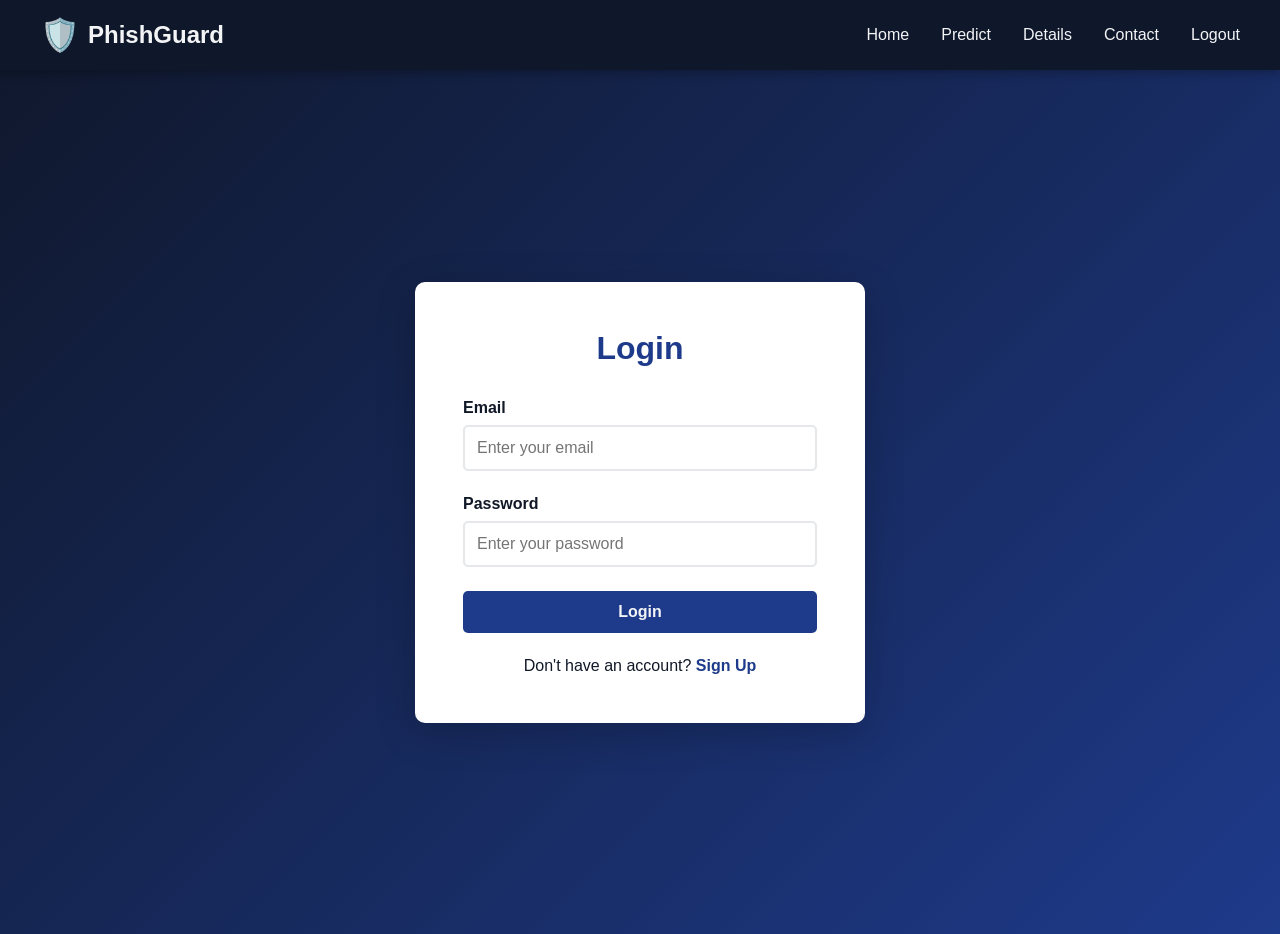
<file: templates/index.html>
<!DOCTYPE html>
<html lang="en">
<head>
    <meta charset="UTF-8">
    <meta name="viewport" content="width=device-width, initial-scale=1.0">
    <title>PhishGuard - Email Security Detection</title>
    <style>
        * {
            margin: 0;
            padding: 0;
            box-sizing: border-box;
        }

        :root {
            --primary-color: #1e3a8a;
            --secondary-color: #0f172a;
            --accent-color: #ef4444;
            --success-color: #10b981;
            --warning-color: #f59e0b;
            --text-light: #f3f4f6;
            --text-dark: #111827;
            --border-color: #e5e7eb;
        }

        body {
            font-family: 'Segoe UI', Tahoma, Geneva, Verdana, sans-serif;
            background: linear-gradient(135deg, var(--secondary-color) 0%, var(--primary-color) 100%);
            color: var(--text-dark);
            min-height: 100vh;
        }

        /* Navigation */
        nav {
            background-color: var(--secondary-color);
            padding: 1rem 2rem;
            box-shadow: 0 2px 10px rgba(0, 0, 0, 0.3);
            position: sticky;
            top: 0;
            z-index: 100;
        }

        .nav-container {
            max-width: 1200px;
            margin: 0 auto;
            display: flex;
            justify-content: space-between;
            align-items: center;
        }

        .logo {
            display: flex;
            align-items: center;
            gap: 0.5rem;
            font-size: 1.5rem;
            font-weight: bold;
            color: var(--text-light);
            cursor: pointer;
        }

        .logo-icon {
            font-size: 2rem;
        }

        .nav-links {
            display: flex;
            gap: 2rem;
            list-style: none;
        }

        .nav-links a {
            color: var(--text-light);
            text-decoration: none;
            font-weight: 500;
            cursor: pointer;
            transition: color 0.3s;
            border-bottom: 2px solid transparent;
            padding-bottom: 0.5rem;
        }

        .nav-links a:hover,
        .nav-links a.active {
            color: var(--accent-color);
            border-bottom-color: var(--accent-color);
        }

        /* Main Container */
        .container {
            max-width: 1200px;
            margin: 0 auto;
            padding: 2rem;
        }

        .page {
            display: none;
            animation: fadeIn 0.5s ease-in;
        }

        .page.active {
            display: block;
        }

        @keyframes fadeIn {
            from {
                opacity: 0;
                transform: translateY(10px);
            }
            to {
                opacity: 1;
                transform: translateY(0);
            }
        }

        /* Auth Pages (Login/Signup) */
        .auth-container {
            display: flex;
            justify-content: center;
            align-items: center;
            min-height: calc(100vh - 100px);
        }

        .auth-card {
            background: white;
            border-radius: 10px;
            box-shadow: 0 10px 40px rgba(0, 0, 0, 0.2);
            padding: 3rem;
            width: 100%;
            max-width: 450px;
        }

        .auth-card h2 {
            color: var(--primary-color);
            margin-bottom: 2rem;
            text-align: center;
            font-size: 2rem;
        }

        .form-group {
            margin-bottom: 1.5rem;
        }

        .form-group label {
            display: block;
            margin-bottom: 0.5rem;
            color: var(--text-dark);
            font-weight: 600;
        }

        .form-group input {
            width: 100%;
            padding: 0.75rem;
            border: 2px solid var(--border-color);
            border-radius: 5px;
            font-size: 1rem;
            transition: border-color 0.3s;
        }

        .form-group input:focus {
            outline: none;
            border-color: var(--primary-color);
            box-shadow: 0 0 0 3px rgba(30, 58, 138, 0.1);
        }

        .btn {
            width: 100%;
            padding: 0.75rem;
            border: none;
            border-radius: 5px;
            font-size: 1rem;
            font-weight: 600;
            cursor: pointer;
            transition: all 0.3s;
            text-decoration: none;
            display: inline-block;
            text-align: center;
        }

        .btn-primary {
            background: var(--primary-color);
            color: var(--text-light);
        }

        .btn-primary:hover {
            background: #1e40af;
            box-shadow: 0 5px 15px rgba(30, 58, 138, 0.4);
        }

        .btn-secondary {
            background: var(--accent-color);
            color: white;
        }

        .btn-secondary:hover {
            background: #dc2626;
            box-shadow: 0 5px 15px rgba(239, 68, 68, 0.4);
        }

        .auth-switch {
            text-align: center;
            margin-top: 1.5rem;
            color: var(--text-dark);
        }

        .auth-switch a {
            color: var(--primary-color);
            text-decoration: none;
            font-weight: 600;
            cursor: pointer;
        }

        .auth-switch a:hover {
            text-decoration: underline;
        }

        /* Dashboard */
        .dashboard {
            background: white;
            border-radius: 10px;
            padding: 2rem;
            box-shadow: 0 5px 20px rgba(0, 0, 0, 0.1);
        }

        .dashboard h2 {
            color: var(--primary-color);
            margin-bottom: 1rem;
        }

        .welcome-message {
            color: #666;
            margin-bottom: 2rem;
            font-size: 1.1rem;
        }

        .dashboard-grid {
            display: grid;
            grid-template-columns: repeat(auto-fit, minmax(250px, 1fr));
            gap: 2rem;
            margin-top: 2rem;
        }

        .feature-card {
            background: linear-gradient(135deg, var(--primary-color), #1e40af);
            color: white;
            padding: 2rem;
            border-radius: 10px;
            text-align: center;
            cursor: pointer;
            transition: transform 0.3s, box-shadow 0.3s;
        }

        .feature-card:hover {
            transform: translateY(-5px);
            box-shadow: 0 10px 30px rgba(30, 58, 138, 0.3);
        }

        .feature-card-icon {
            font-size: 3rem;
            margin-bottom: 1rem;
        }

        .feature-card h3 {
            margin-bottom: 0.5rem;
        }

        /* Predict Page */
        .predict-container {
            background: white;
            border-radius: 10px;
            padding: 2rem;
            box-shadow: 0 5px 20px rgba(0, 0, 0, 0.1);
        }

        .predict-container h2 {
            color: var(--primary-color);
            margin-bottom: 2rem;
            font-size: 2rem;
        }

        .predict-form {
            display: grid;
            gap: 1.5rem;
        }

        .form-group textarea {
            width: 100%;
            padding: 1rem;
            border: 2px solid var(--border-color);
            border-radius: 5px;
            font-size: 1rem;
            font-family: 'Segoe UI', Tahoma, Geneva, Verdana, sans-serif;
            min-height: 200px;
            resize: vertical;
            transition: border-color 0.3s;
        }

        .form-group textarea:focus {
            outline: none;
            border-color: var(--primary-color);
            box-shadow: 0 0 0 3px rgba(30, 58, 138, 0.1);
        }

        .predict-button {
            background: var(--accent-color);
            color: white;
            padding: 1rem;
            border: none;
            border-radius: 5px;
            font-size: 1.1rem;
            font-weight: 600;
            cursor: pointer;
            transition: all 0.3s;
        }

        .predict-button:hover {
            background: #dc2626;
            box-shadow: 0 5px 15px rgba(239, 68, 68, 0.4);
        }

        .predict-button:disabled {
            background: #d1d5db;
            cursor: not-allowed;
        }

        /* Result Display */
        .result-container {
            margin-top: 2rem;
            padding: 1.5rem;
            border-radius: 10px;
            display: none;
            animation: slideIn 0.5s ease;
        }

        .result-container.phishing {
            background: #fee2e2;
            border: 2px solid var(--accent-color);
        }

        .result-container.legitimate {
            background: #dcfce7;
            border: 2px solid var(--success-color);
        }

        @keyframes slideIn {
            from {
                opacity: 0;
                transform: translateY(10px);
            }
            to {
                opacity: 1;
                transform: translateY(0);
            }
        }

        .result-header {
            display: flex;
            align-items: center;
            gap: 1rem;
            margin-bottom: 1rem;
        }

        .result-icon {
            font-size: 2rem;
        }

        .result-text {
            font-size: 1.3rem;
            font-weight: bold;
        }

        .result-container.phishing .result-text {
            color: var(--accent-color);
        }

        .result-container.legitimate .result-text {
            color: var(--success-color);
        }

        .result-description {
            color: #666;
            font-size: 0.95rem;
            line-height: 1.6;
        }

        /* Details Page */
        .details-container {
            background: white;
            border-radius: 10px;
            padding: 2rem;
            box-shadow: 0 5px 20px rgba(0, 0, 0, 0.1);
        }

        .details-container h2 {
            color: var(--primary-color);
            margin-bottom: 1.5rem;
            font-size: 2rem;
        }

        .details-section {
            margin-bottom: 2rem;
        }

        .details-section h3 {
            color: var(--primary-color);
            margin-bottom: 1rem;
            font-size: 1.3rem;
        }

        .details-section p {
            color: #666;
            line-height: 1.8;
            margin-bottom: 1rem;
        }

        .feature-list {
            list-style: none;
            padding-left: 0;
        }

        .feature-list li {
            padding: 0.75rem;
            margin-bottom: 0.5rem;
            background: #f9fafb;
            border-left: 4px solid var(--primary-color);
            padding-left: 1rem;
            color: #666;
        }

        /* Contact Page */
        .contact-container {
            background: white;
            border-radius: 10px;
            padding: 2rem;
            box-shadow: 0 5px 20px rgba(0, 0, 0, 0.1);
        }

        .contact-container h2 {
            color: var(--primary-color);
            margin-bottom: 2rem;
            font-size: 2rem;
        }

        .contact-content {
            display: grid;
            grid-template-columns: 1fr 1fr;
            gap: 3rem;
        }

        .contact-info {
            display: flex;
            flex-direction: column;
            gap: 2rem;
        }

        .contact-item {
            display: flex;
            gap: 1rem;
        }

        .contact-item-icon {
            font-size: 1.5rem;
            color: var(--accent-color);
            min-width: 30px;
        }

        .contact-item-content h4 {
            color: var(--primary-color);
            margin-bottom: 0.25rem;
        }

        .contact-item-content p {
            color: #666;
        }

        .contact-form {
            display: flex;
            flex-direction: column;
            gap: 1.5rem;
        }

        .contact-form input,
        .contact-form textarea {
            padding: 0.75rem;
            border: 2px solid var(--border-color);
            border-radius: 5px;
            font-family: inherit;
            transition: border-color 0.3s;
        }

        .contact-form input:focus,
        .contact-form textarea:focus {
            outline: none;
            border-color: var(--primary-color);
            box-shadow: 0 0 0 3px rgba(30, 58, 138, 0.1);
        }

        .contact-form textarea {
            resize: vertical;
            min-height: 150px;
        }

        .message-box {
            padding: 1rem;
            border-radius: 5px;
            display: none;
            text-align: center;
            font-weight: 600;
        }

        .message-box.success {
            background: #dcfce7;
            color: var(--success-color);
            border: 2px solid var(--success-color);
        }

        .message-box.error {
            background: #fee2e2;
            color: var(--accent-color);
            border: 2px solid var(--accent-color);
        }

        @media (max-width: 768px) {
            .nav-links {
                gap: 1rem;
            }

            .auth-card {
                padding: 2rem;
            }

            .dashboard-grid {
                grid-template-columns: 1fr;
            }

            .contact-content {
                grid-template-columns: 1fr;
            }

            .container {
                padding: 1rem;
            }
        }
    </style>
</head>
<body>
    <!-- Navigation -->
    <nav>
        <div class="nav-container">
            <div class="logo" onclick="showPage('home', event)">
                <span class="logo-icon">🛡️</span>
                <span>PhishGuard</span>
            </div>
            <ul class="nav-links">
                <li><a onclick="showPage('home', event)" class="nav-link">Home</a></li>
                <li><a onclick="showPage('predict', event)" class="nav-link">Predict</a></li>
                <li><a onclick="showPage('details', event)" class="nav-link">Details</a></li>
                <li><a onclick="showPage('contact', event)" class="nav-link">Contact</a></li>
                <li><a onclick="logout()" class="nav-link">Logout</a></li>
            </ul>
        </div>
    </nav>

    <div class="container">
        <!-- Login Page -->
        <div id="login" class="page active">
            <div class="auth-container">
                <div class="auth-card">
                    <h2>Login</h2>
                    <form onsubmit="handleLogin(event)">
                        <div class="form-group">
                            <label for="login-email">Email</label>
                            <input type="email" id="login-email" required placeholder="Enter your email">
                        </div>
                        <div class="form-group">
                            <label for="login-password">Password</label>
                            <input type="password" id="login-password" required placeholder="Enter your password">
                        </div>
                        <button type="submit" class="btn btn-primary">Login</button>
                        <div class="auth-switch">
                            Don't have an account? <a onclick="showPage('signup', event)">Sign Up</a>
                        </div>
                    </form>
                </div>
            </div>
        </div>

        <!-- Signup Page -->
        <div id="signup" class="page">
            <div class="auth-container">
                <div class="auth-card">
                    <h2>Sign Up</h2>
                    <form onsubmit="handleSignup(event)">
                        <div class="form-group">
                            <label for="signup-name">Full Name</label>
                            <input type="text" id="signup-name" required placeholder="Enter your full name">
                        </div>
                        <div class="form-group">
                            <label for="signup-email">Email</label>
                            <input type="email" id="signup-email" required placeholder="Enter your email">
                        </div>
                        <div class="form-group">
                            <label for="signup-password">Password</label>
                            <input type="password" id="signup-password" required placeholder="Create a password">
                        </div>
                        <div class="form-group">
                            <label for="signup-confirm">Confirm Password</label>
                            <input type="password" id="signup-confirm" required placeholder="Confirm your password">
                        </div>
                        <button type="submit" class="btn btn-primary">Sign Up</button>
                        <div class="auth-switch">
                            Already have an account? <a onclick="showPage('login', event)">Login</a>
                        </div>
                    </form>
                </div>
            </div>
        </div>

        <!-- Home/Dashboard Page -->
        <div id="home" class="page">
            <div class="dashboard">
                <h2>Welcome to PhishGuard</h2>
                <p class="welcome-message">Your trusted email security detection system. Protect yourself from phishing attacks with advanced machine learning technology.</p>
                
                <div class="dashboard-grid">
                    <div class="feature-card" onclick="showPage('predict', event)">
                        <div class="feature-card-icon">🔍</div>
                        <h3>Scan Email</h3>
                        <p>Check if an email is phishing or legitimate</p>
                    </div>
                    <div class="feature-card" onclick="showPage('details', event)">
                        <div class="feature-card-icon">📚</div>
                        <h3>Learn More</h3>
                        <p>Understand phishing and how to stay safe</p>
                    </div>
                    <div class="feature-card" onclick="showPage('contact', event)">
                        <div class="feature-card-icon">📧</div>
                        <h3>Contact Us</h3>
                        <p>Get in touch with our support team</p>
                    </div>
                </div>
            </div>
        </div>

        <!-- Predict Page -->
        <div id="predict" class="page">
            <div class="predict-container">
                <h2>🔐 Email Security Scanner</h2>
                <form class="predict-form" onsubmit="handlePredict(event)">
                    <div class="form-group">
                        <label for="email-content">Paste Email Content Here:</label>
                        <textarea id="email-content" placeholder="Paste the email content you want to check..." required></textarea>
                    </div>
                    <button type="submit" class="predict-button">Scan Email</button>
                </form>

                <div id="result" class="result-container">
                    <div class="result-header">
                        <span class="result-icon" id="result-icon"></span>
                        <span class="result-text" id="result-text"></span>
                    </div>
                    <div class="result-description" id="result-description"></div>
                </div>
            </div>
        </div>

        <!-- Details Page -->
        <div id="details" class="page">
            <div class="details-container">
                <h2>📚 Understanding Phishing</h2>
                
                <div class="details-section">
                    <h3>What is Phishing?</h3>
                    <p>Phishing is a type of cyber attack where fraudsters attempt to trick you into revealing sensitive information like passwords, credit card numbers, or personal details. They typically do this through deceptive emails that appear to come from legitimate sources.</p>
                </div>

                <div class="details-section">
                    <h3>Common Phishing Tactics</h3>
                    <ul class="feature-list">
                        <li>🎯 Urgent requests for action or verification</li>
                        <li>🔗 Suspicious links or attachments</li>
                        <li>🏦 Impersonation of banks or trusted companies</li>
                        <li>⚠️ Threats of account closure or legal action</li>
                        <li>💰 Offers that seem too good to be true</li>
                        <li>📝 Requests for personal or financial information</li>
                    </ul>
                </div>

                <div class="details-section">
                    <h3>How to Protect Yourself</h3>
                    <ul class="feature-list">
                        <li>✅ Always verify the sender's email address carefully</li>
                        <li>✅ Hover over links to see the actual URL</li>
                        <li>✅ Never click links in suspicious emails</li>
                        <li>✅ Use strong, unique passwords</li>
                        <li>✅ Enable two-factor authentication</li>
                        <li>✅ Keep your software and browser updated</li>
                    </ul>
                </div>

                <div class="details-section">
                    <h3>Our Technology</h3>
                    <p>PhishGuard uses advanced machine learning algorithms trained on thousands of emails to identify phishing attempts with high accuracy. Our system analyzes email content, structure, and patterns to provide you with reliable security assessments.</p>
                </div>
            </div>
        </div>

        <!-- Contact Page -->
        <div id="contact" class="page">
            <div class="contact-container">
                <h2>📞 Get In Touch</h2>
                
                <div class="contact-content">
                    <div class="contact-info">
                        <h3>Contact Information</h3>
                        
                        <div class="contact-item">
                            <div class="contact-item-icon">📧</div>
                            <div class="contact-item-content">
                                <h4>Email</h4>
                                <p>support@phishguard.com</p>
                            </div>
                        </div>

                        <div class="contact-item">
                            <div class="contact-item-icon">📱</div>
                            <div class="contact-item-content">
                                <h4>Phone</h4>
                                <p>+1 (555) 123-4567</p>
                            </div>
                        </div>

                        <div class="contact-item">
                            <div class="contact-item-icon">📍</div>
                            <div class="contact-item-content">
                                <h4>Address</h4>
                                <p>123 Security Ave, Tech City, TC 12345</p>
                            </div>
                        </div>

                        <div class="contact-item">
                            <div class="contact-item-icon">🕐</div>
                            <div class="contact-item-content">
                                <h4>Support Hours</h4>
                                <p>Monday - Friday, 9:00 AM - 6:00 PM EST</p>
                            </div>
                        </div>
                    </div>

                    <div class="contact-form">
                        <h3>Send us a Message</h3>
                        <form onsubmit="handleContactForm(event)">
                            <input type="text" placeholder="Your Name" required>
                            <input type="email" placeholder="Your Email" required>
                            <input type="text" placeholder="Subject" required>
                            <textarea placeholder="Your Message" required></textarea>
                            <button type="submit" class="btn btn-secondary">Send Message</button>
                        </form>
                        <div id="contact-message" class="message-box"></div>
                    </div>
                </div>
            </div>
        </div>
    </div>

    <script>
        // Page Navigation
        function showPage(pageId, event) {
            if (event) {
                event.preventDefault();
            }

            // Hide all pages
            document.querySelectorAll('.page').forEach(page => {
                page.classList.remove('active');
            });

            // Remove active class from all nav links
            document.querySelectorAll('.nav-link').forEach(link => {
                link.classList.remove('active');
            });

            // Show selected page
            const page = document.getElementById(pageId);
            if (page) {
                page.classList.add('active');
            }

            // Add active class to clicked nav link
            if (event && event.target.classList.contains('nav-link')) {
                event.target.classList.add('active');
            }
        }

        // Login Handler
        function handleLogin(event) {
            event.preventDefault();
            const email = document.getElementById('login-email').value;
            const password = document.getElementById('login-password').value;

            // Simple validation
            if (email && password) {
                localStorage.setItem('isLoggedIn', 'true');
                localStorage.setItem('userEmail', email);
                showPage('home', null);
                alert('Login successful! Welcome to PhishGuard.');
            }
        }

        // Signup Handler
        function handleSignup(event) {
            event.preventDefault();
            const name = document.getElementById('signup-name').value;
            const email = document.getElementById('signup-email').value;
            const password = document.getElementById('signup-password').value;
            const confirm = document.getElementById('signup-confirm').value;

            if (password !== confirm) {
                alert('Passwords do not match!');
                return;
            }

            localStorage.setItem('isLoggedIn', 'true');
            localStorage.setItem('userEmail', email);
            localStorage.setItem('userName', name);
            showPage('home', null);
            alert('Sign up successful! Welcome to PhishGuard.');
        }

        // Logout Handler
        function logout() {
            localStorage.removeItem('isLoggedIn');
            localStorage.removeItem('userEmail');
            localStorage.removeItem('userName');
            showPage('login', null);
            alert('You have been logged out.');
        }

        // Predict Handler
        async function handlePredict(event) {
            event.preventDefault();
            const emailContent = document.getElementById('email-content').value;
            const resultContainer = document.getElementById('result');

            if (!emailContent.trim()) {
                alert('Please enter email content');
                return;
            }

            try {
                const response = await fetch('/predict', {
                    method: 'POST',
                    headers: {
                        'Content-Type': 'application/json',
                    },
                    body: JSON.stringify({
                        email: emailContent
                    })
                });

                if (!response.ok) {
                    throw new Error('Network response was not ok');
                }

                const data = await response.json();
                const prediction = data.prediction.toLowerCase();

                // Display result
                resultContainer.classList.remove('phishing', 'legitimate');
                
                if (prediction === 'phishing') {
                    resultContainer.classList.add('phishing');
                    document.getElementById('result-icon').textContent = '⚠️';
                    document.getElementById('result-text').textContent = 'PHISHING DETECTED';
                    document.getElementById('result-description').innerHTML = `
                        <strong>This email appears to be a phishing attempt.</strong><br><br>
                        This email contains characteristics commonly found in phishing attacks. 
                        Be cautious and:<br>
                        • Do not click any links<br>
                        • Do not download attachments<br>
                        • Do not reply with personal information<br>
                        • Report it to your email provider
                    `;
                } else {
                    resultContainer.classList.add('legitimate');
                    document.getElementById('result-icon').textContent = '✅';
                    document.getElementById('result-text').textContent = 'LEGITIMATE EMAIL';
                    document.getElementById('result-description').innerHTML = `
                        <strong>This email appears to be legitimate.</strong><br><br>
                        Our analysis suggests this email is safe. However, always remain cautious and 
                        verify any requests through official channels before providing sensitive information.
                    `;
                }

                resultContainer.style.display = 'block';
            } catch (error) {
                console.error('Error:', error);
                alert('Error connecting to the server. Please try again.');
            }
        }

        // Contact Form Handler
        function handleContactForm(event) {
            event.preventDefault();
            const messageBox = document.getElementById('contact-message');
            
            messageBox.textContent = 'Thank you! Your message has been sent. We will get back to you soon.';
            messageBox.classList.remove('error');
            messageBox.classList.add('success');
            messageBox.style.display = 'block';

            event.target.reset();

            setTimeout(() => {
                messageBox.style.display = 'none';
            }, 5000);
        }

        // Check if user is logged in on page load
        window.addEventListener('load', () => {
            const isLoggedIn = localStorage.getItem('isLoggedIn');
            if (isLoggedIn) {
                showPage('home', null);
            } else {
                showPage('login', null);
            }
        });
    </script>
</body>
</html>
</file>
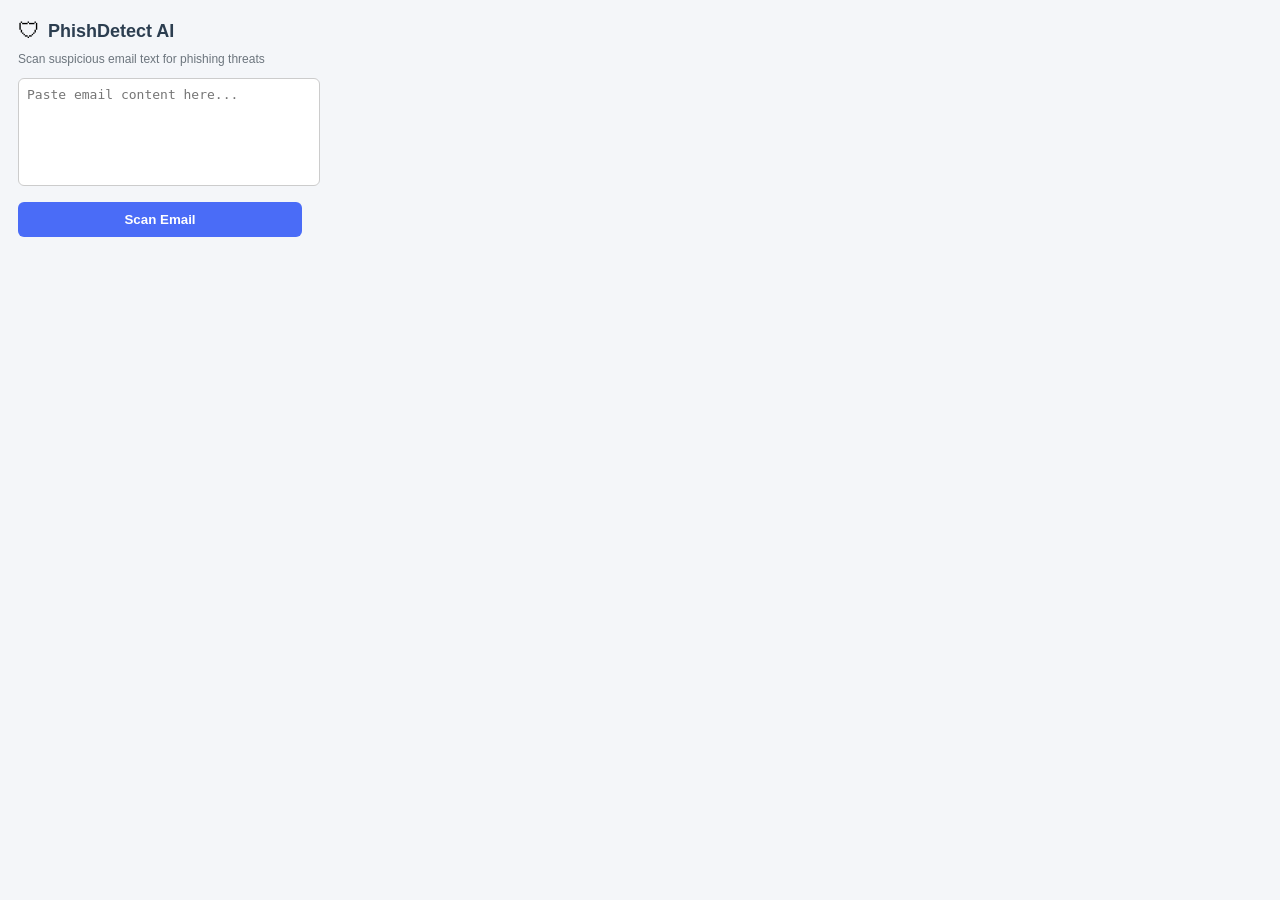
<file: chrome-extension/popup.html>
<!DOCTYPE html>
<html>
<head>
<meta charset="UTF-8">
<title>PhishDetect AI</title>
<link rel="stylesheet" href="style.css">
</head>

<body>

<div class="container">

    <div class="header">
        <span class="logo">🛡</span>
        <h2>PhishDetect AI</h2>
    </div>

    <p class="subtitle">Scan suspicious email text for phishing threats</p>

    <textarea id="emailText" placeholder="Paste email content here..."></textarea>

    <button id="checkBtn">Scan Email</button>

    <div id="result" class="result"></div>

</div>

<script src="popup.js"></script>

</body>
</html>
</file>
<file: chrome-extension/style.css>
body {
    margin: 0;
    padding: 0;
    font-family: "Segoe UI", Arial, sans-serif;
    background: #f4f6f9;
    width: 320px;
}

.container {
    padding: 18px;
}

.header {
    display: flex;
    align-items: center;
    gap: 8px;
}

.logo {
    font-size: 22px;
}

h2 {
    margin: 0;
    font-size: 18px;
    color: #2c3e50;
}

.subtitle {
    font-size: 12px;
    color: #6c757d;
    margin: 8px 0 12px 0;
}

textarea {
    width: 100%;
    height: 90px;
    border: 1px solid #ccc;
    border-radius: 6px;
    padding: 8px;
    font-size: 13px;
    resize: none;
    outline: none;
}

textarea:focus {
    border-color: #4a6cf7;
}

button {
    width: 100%;
    margin-top: 12px;
    padding: 10px;
    background: #4a6cf7;
    border: none;
    border-radius: 6px;
    color: white;
    font-weight: 600;
    cursor: pointer;
}

button:hover {
    background: #3a56d6;
}

.result {
    margin-top: 12px;
    font-size: 13px;
    padding: 8px;
    border-radius: 5px;
    display: none;
}

.result.phishing {
    background: #ffe6e6;
    color: #b00020;
}

.result.legitimate {
    background: #e6f7ec;
    color: #1b7f3b;
}
</file>
